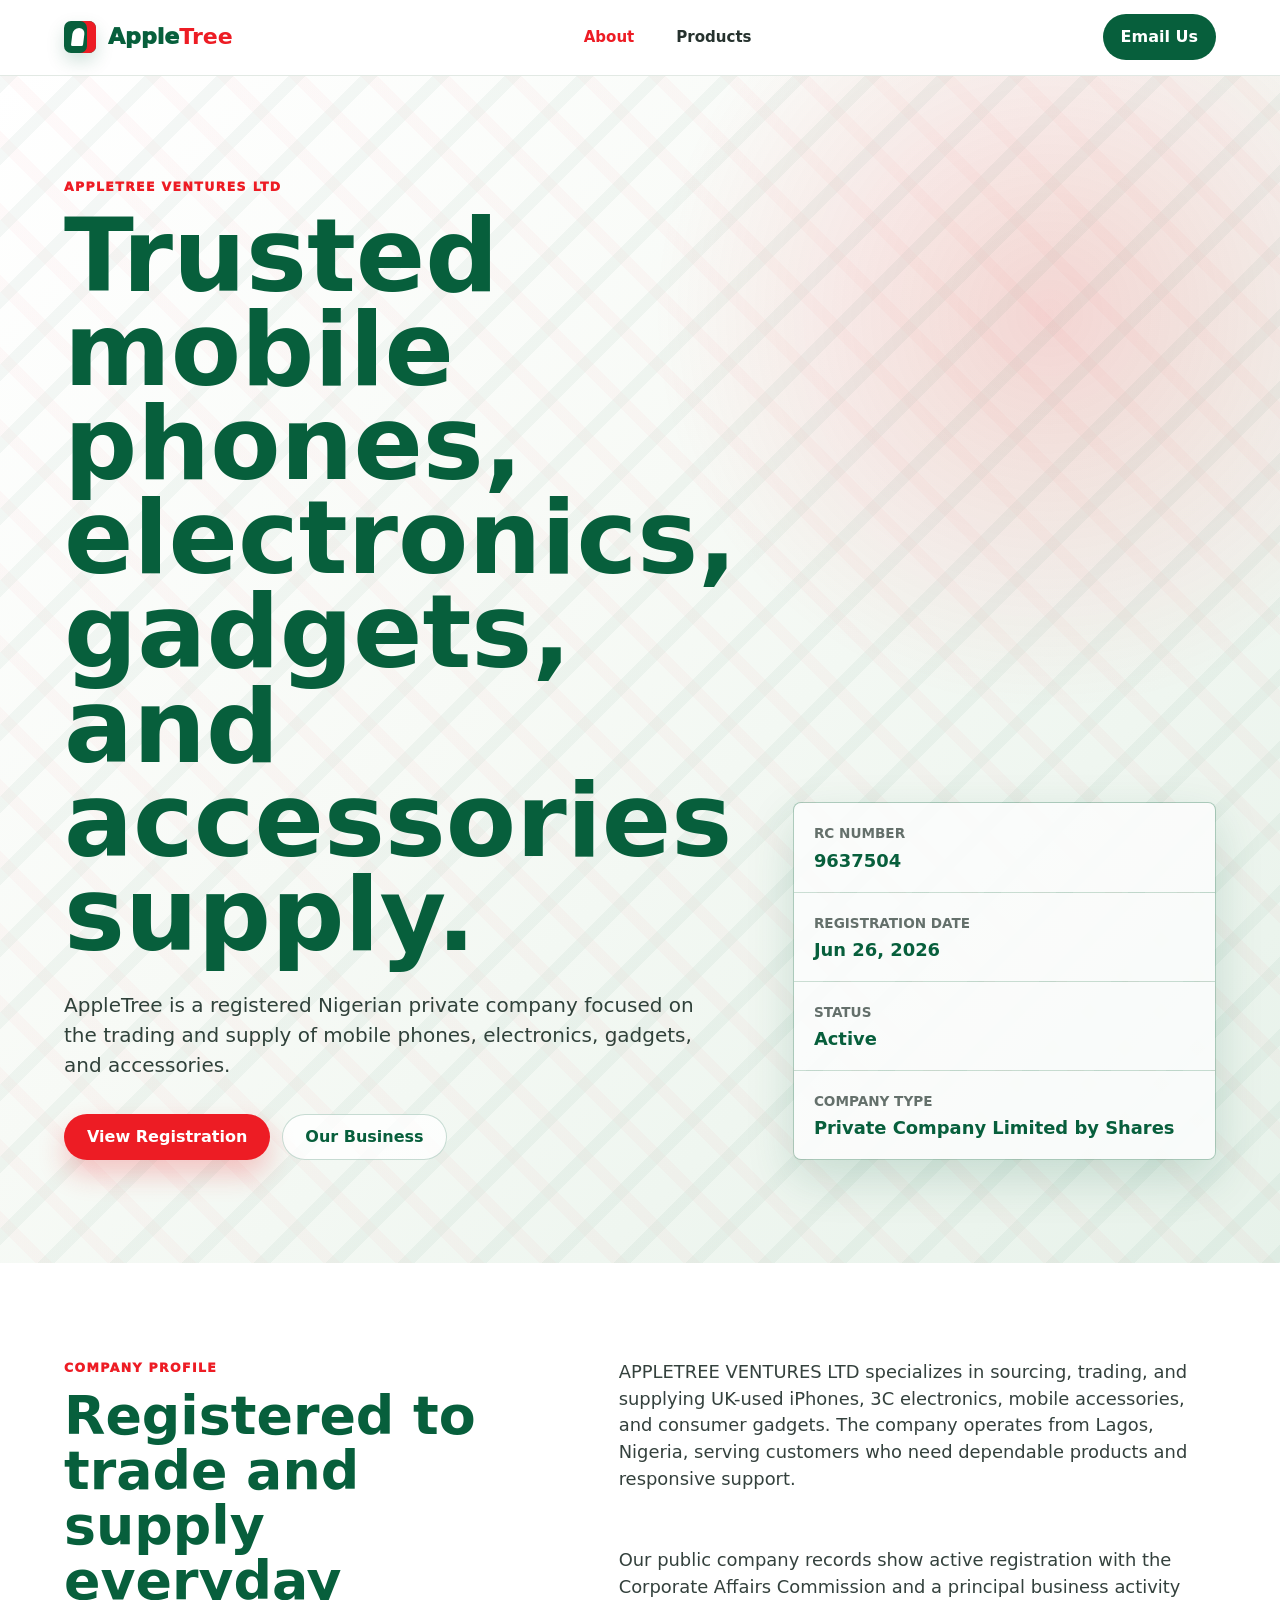
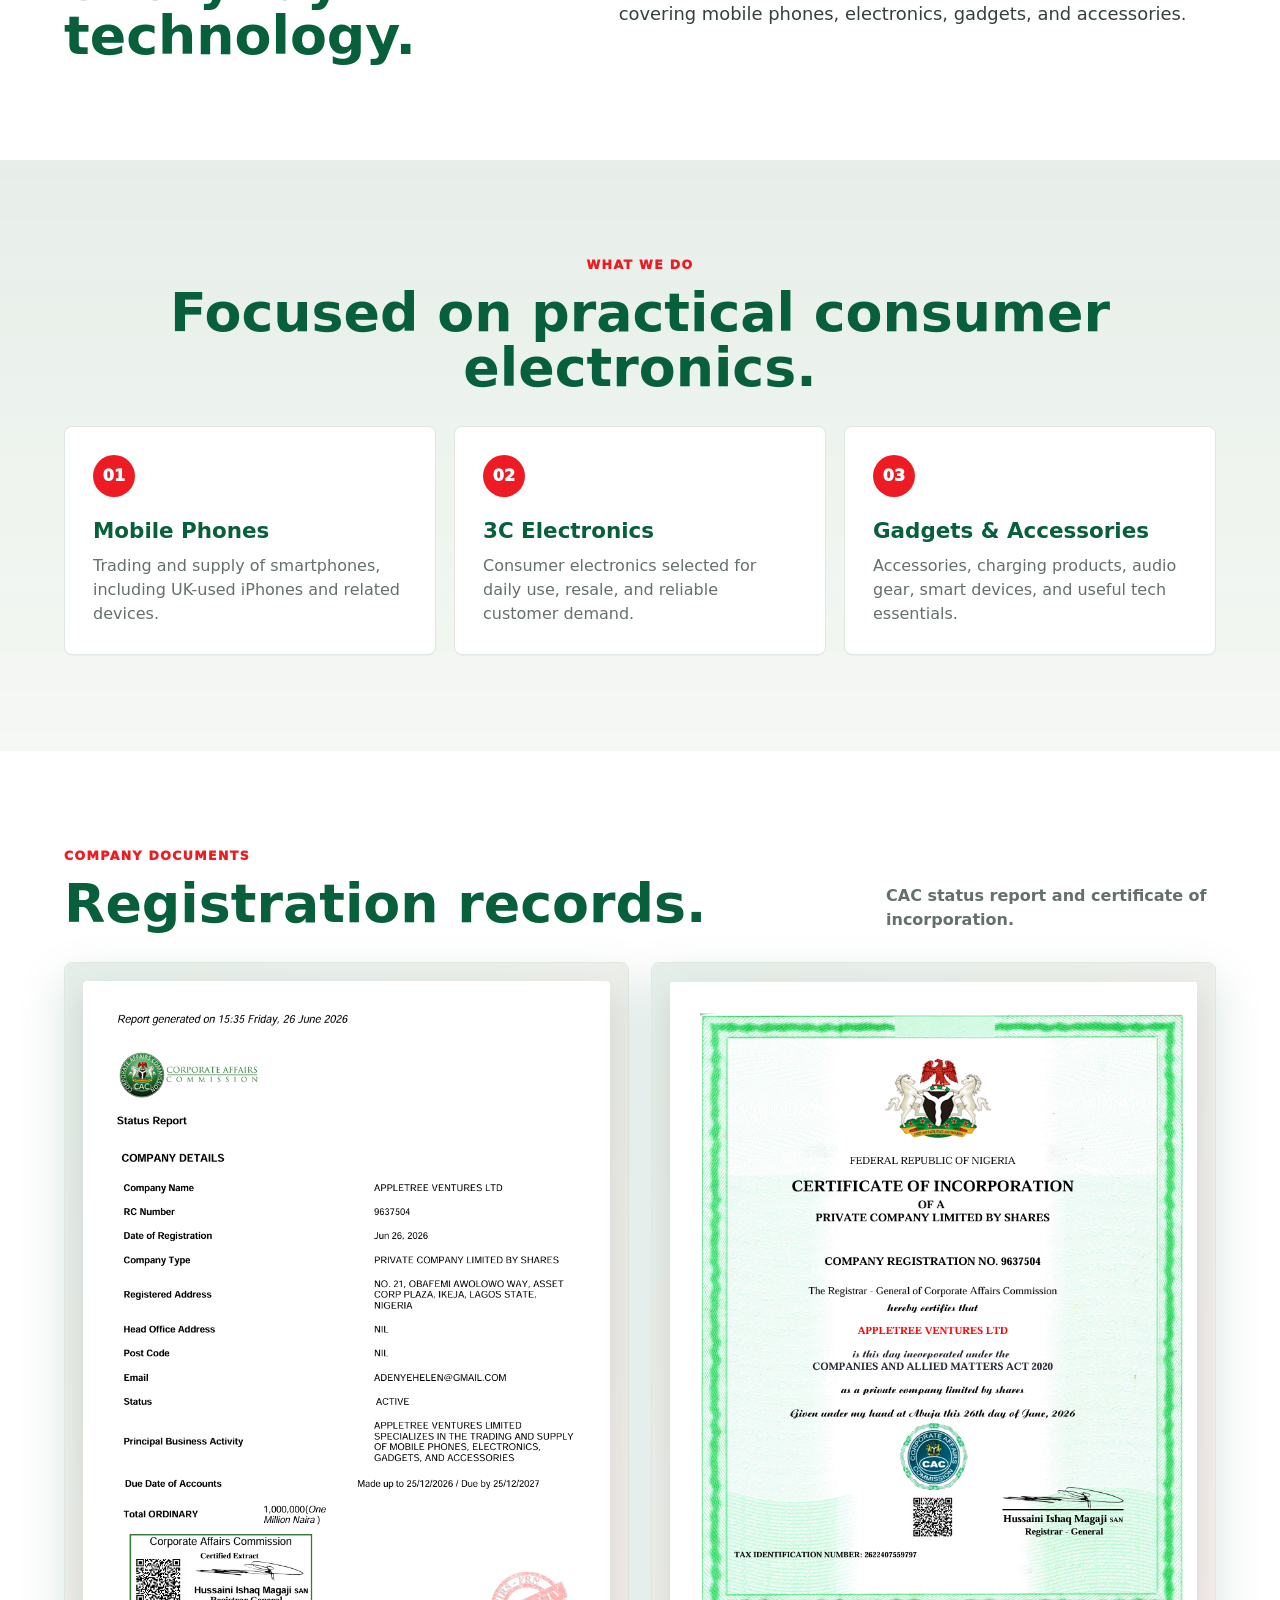
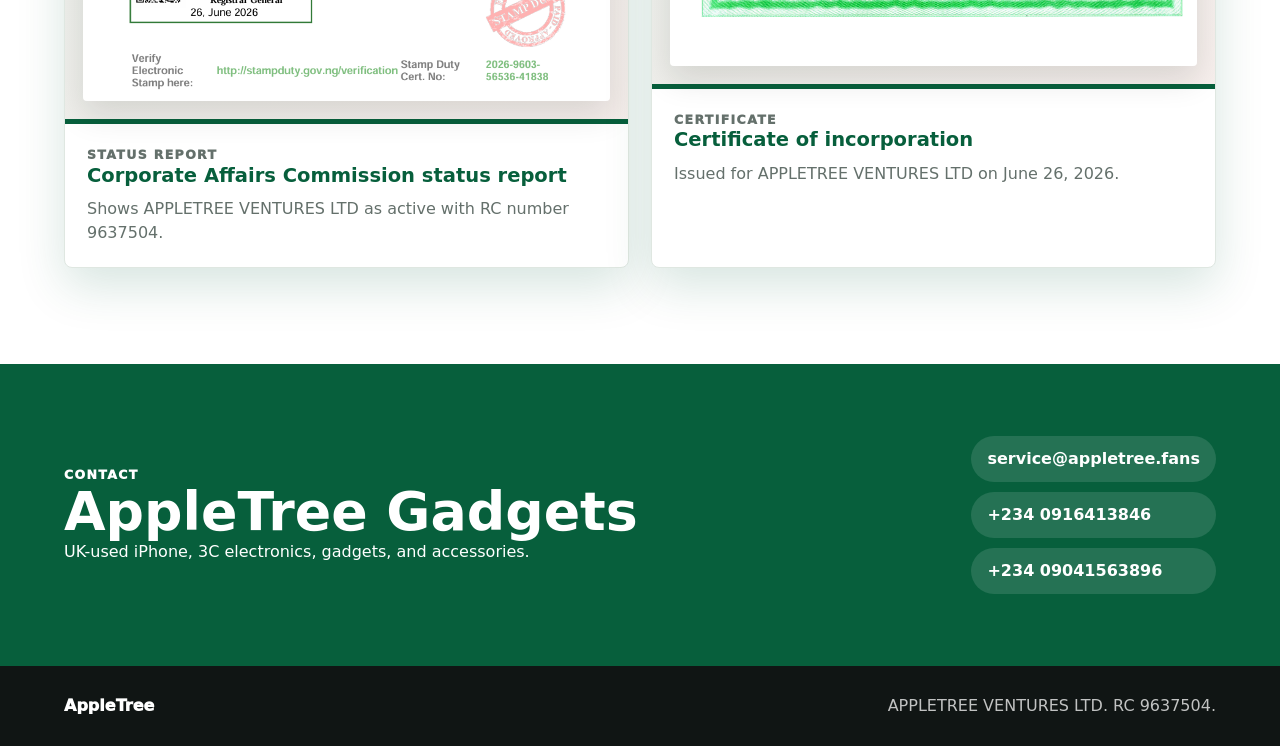
<file: index.html>
<!doctype html>
<html lang="en">
  <head>
    <meta charset="utf-8">
    <meta name="viewport" content="width=device-width, initial-scale=1">
    <title>AppleTree - Company Profile</title>
    <meta name="description" content="AppleTree Ventures Ltd company profile, registration details, and electronics trading services.">
    <link rel="stylesheet" href="styles.css">
  </head>
  <body>
    <header class="site-header">
      <a class="brand" href="index.html" aria-label="AppleTree home">
        <span class="brand-mark" aria-hidden="true"></span>
        <span class="brand-word"><span>Apple</span><strong>Tree</strong></span>
      </a>
      <nav class="main-nav" aria-label="Main navigation">
        <a class="active" href="index.html">About</a>
        <a href="products.html">Products</a>
      </nav>
      <a class="header-cta" href="mailto:service@appletree.fans">Email Us</a>
    </header>

    <main>
      <section class="hero" id="about">
        <div class="hero-copy">
          <p class="eyebrow">AppleTree Ventures Ltd</p>
          <h1>Trusted mobile phones, electronics, gadgets, and accessories supply.</h1>
          <p>
            AppleTree is a registered Nigerian private company focused on the trading
            and supply of mobile phones, electronics, gadgets, and accessories.
          </p>
          <div class="hero-actions">
            <a class="primary-link" href="#documents">View Registration</a>
            <a class="secondary-link" href="#services">Our Business</a>
          </div>
        </div>

        <aside class="hero-panel" aria-label="Company quick facts">
          <div>
            <span>RC Number</span>
            <strong>9637504</strong>
          </div>
          <div>
            <span>Registration Date</span>
            <strong>Jun 26, 2026</strong>
          </div>
          <div>
            <span>Status</span>
            <strong>Active</strong>
          </div>
          <div>
            <span>Company Type</span>
            <strong>Private Company Limited by Shares</strong>
          </div>
        </aside>
      </section>

      <section class="section intro-section">
        <div class="intro-grid">
          <div class="section-heading">
            <p class="eyebrow">Company profile</p>
            <h2>Registered to trade and supply everyday technology.</h2>
          </div>
          <div class="intro-copy">
            <p>
              APPLETREE VENTURES LTD specializes in sourcing, trading, and supplying
              UK-used iPhones, 3C electronics, mobile accessories, and consumer gadgets.
              The company operates from Lagos, Nigeria, serving customers who need
              dependable products and responsive support.
            </p>
            <p>
              Our public company records show active registration with the Corporate
              Affairs Commission and a principal business activity covering mobile
              phones, electronics, gadgets, and accessories.
            </p>
          </div>
        </div>
      </section>

      <section class="section services-section" id="services">
        <div class="section-heading centered">
          <p class="eyebrow">What we do</p>
          <h2>Focused on practical consumer electronics.</h2>
        </div>
        <div class="service-grid">
          <article class="service-card">
            <span class="service-number">01</span>
            <h3>Mobile Phones</h3>
            <p>Trading and supply of smartphones, including UK-used iPhones and related devices.</p>
          </article>
          <article class="service-card">
            <span class="service-number">02</span>
            <h3>3C Electronics</h3>
            <p>Consumer electronics selected for daily use, resale, and reliable customer demand.</p>
          </article>
          <article class="service-card">
            <span class="service-number">03</span>
            <h3>Gadgets & Accessories</h3>
            <p>Accessories, charging products, audio gear, smart devices, and useful tech essentials.</p>
          </article>
        </div>
      </section>

      <section class="section documents-section" id="documents">
        <div class="section-heading split">
          <div>
            <p class="eyebrow">Company documents</p>
            <h2>Registration records.</h2>
          </div>
          <p class="document-note">CAC status report and certificate of incorporation.</p>
        </div>

        <div class="document-grid">
          <article class="document-card">
            <div class="document-image">
              <img src="assets/cac-status-report.png" alt="AppleTree Ventures Ltd CAC status report">
            </div>
            <div class="document-copy">
              <p class="eyebrow">Status report</p>
              <h3>Corporate Affairs Commission status report</h3>
              <p>Shows APPLETREE VENTURES LTD as active with RC number 9637504.</p>
            </div>
          </article>

          <article class="document-card">
            <div class="document-image">
              <img src="assets/certificate-incorporation.png" alt="AppleTree Ventures Ltd certificate of incorporation">
            </div>
            <div class="document-copy">
              <p class="eyebrow">Certificate</p>
              <h3>Certificate of incorporation</h3>
              <p>Issued for APPLETREE VENTURES LTD on June 26, 2026.</p>
            </div>
          </article>
        </div>
      </section>

      <section class="contact-band" id="contact">
        <div>
          <p class="eyebrow">Contact</p>
          <h2>AppleTree Gadgets</h2>
          <p>UK-used iPhone, 3C electronics, gadgets, and accessories.</p>
        </div>
        <div class="contact-list">
          <a href="mailto:service@appletree.fans">service@appletree.fans</a>
          <a href="tel:+2340916413846">+234 0916413846</a>
          <a href="tel:+23409041563896">+234 09041563896</a>
        </div>
      </section>
    </main>

    <footer class="site-footer">
      <span>AppleTree</span>
      <p>APPLETREE VENTURES LTD. RC 9637504.</p>
    </footer>

    <script src="script.js"></script>
  </body>
</html>
</file>
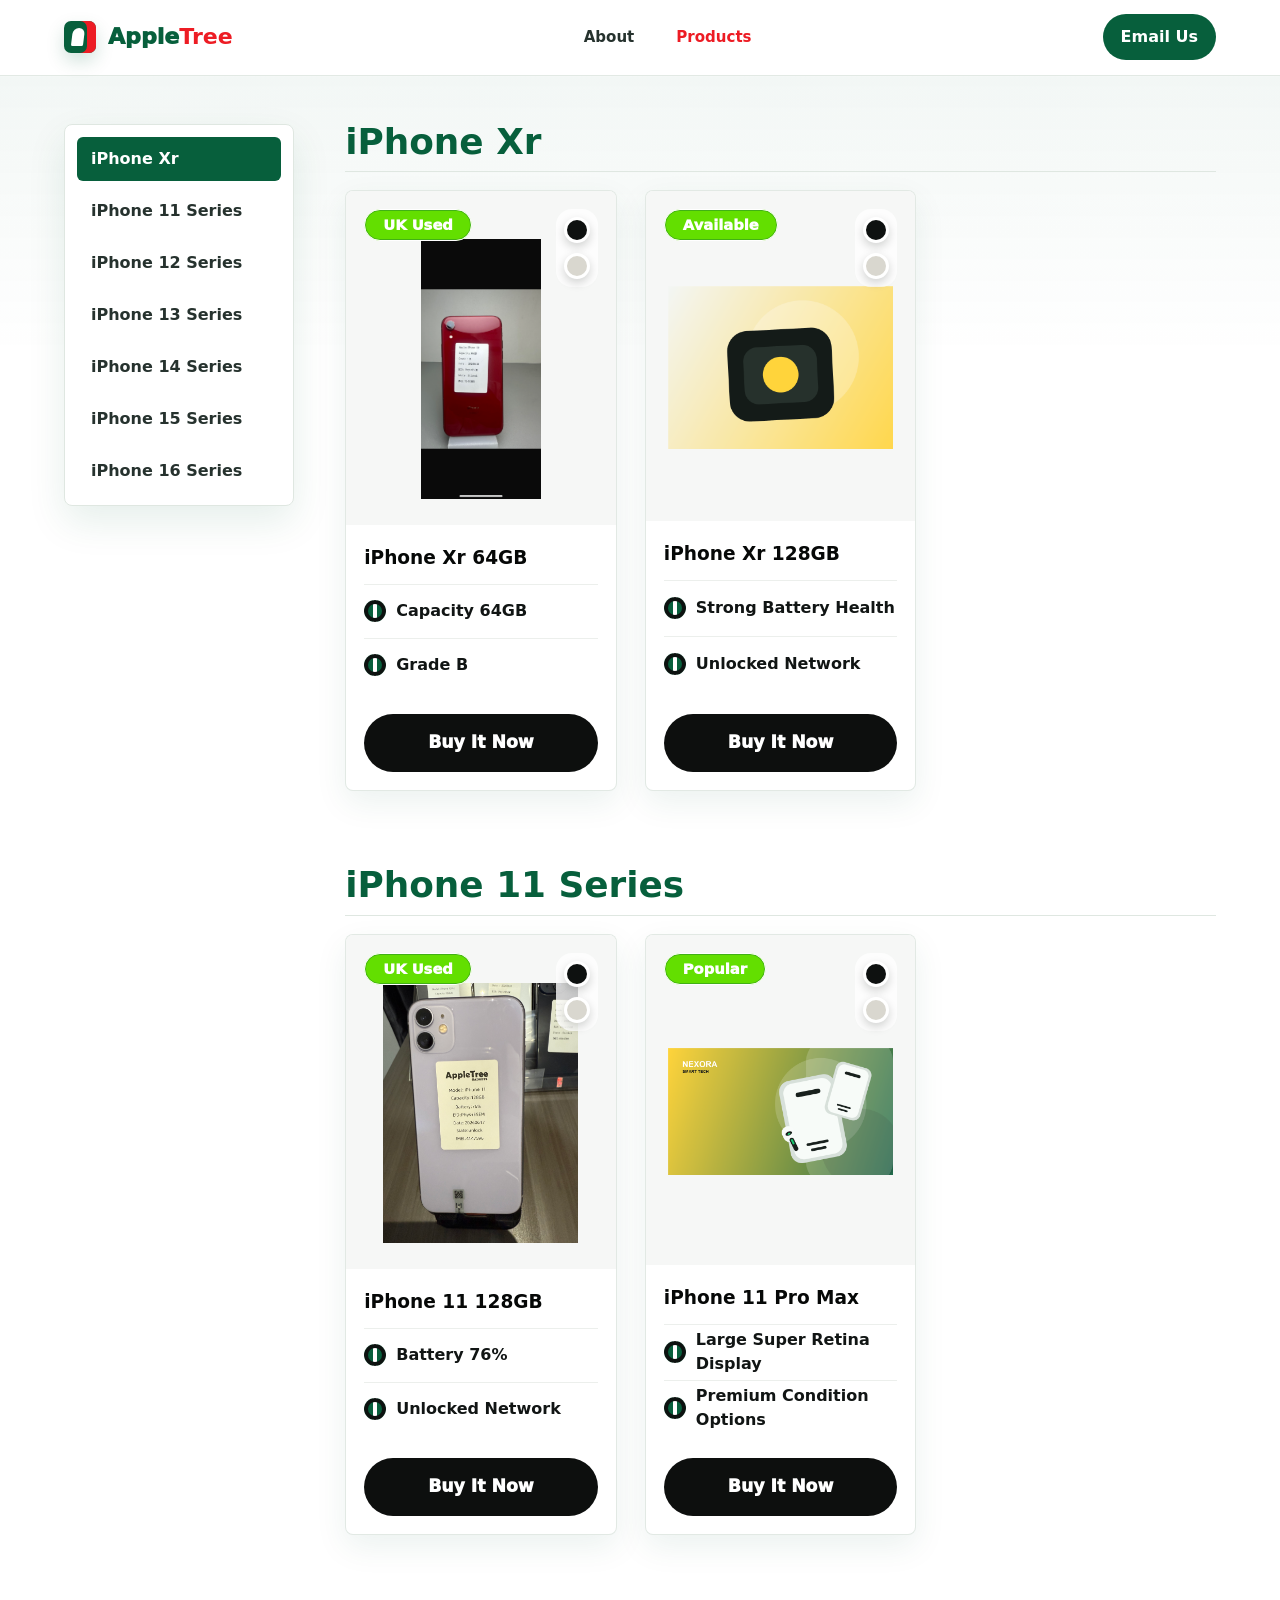
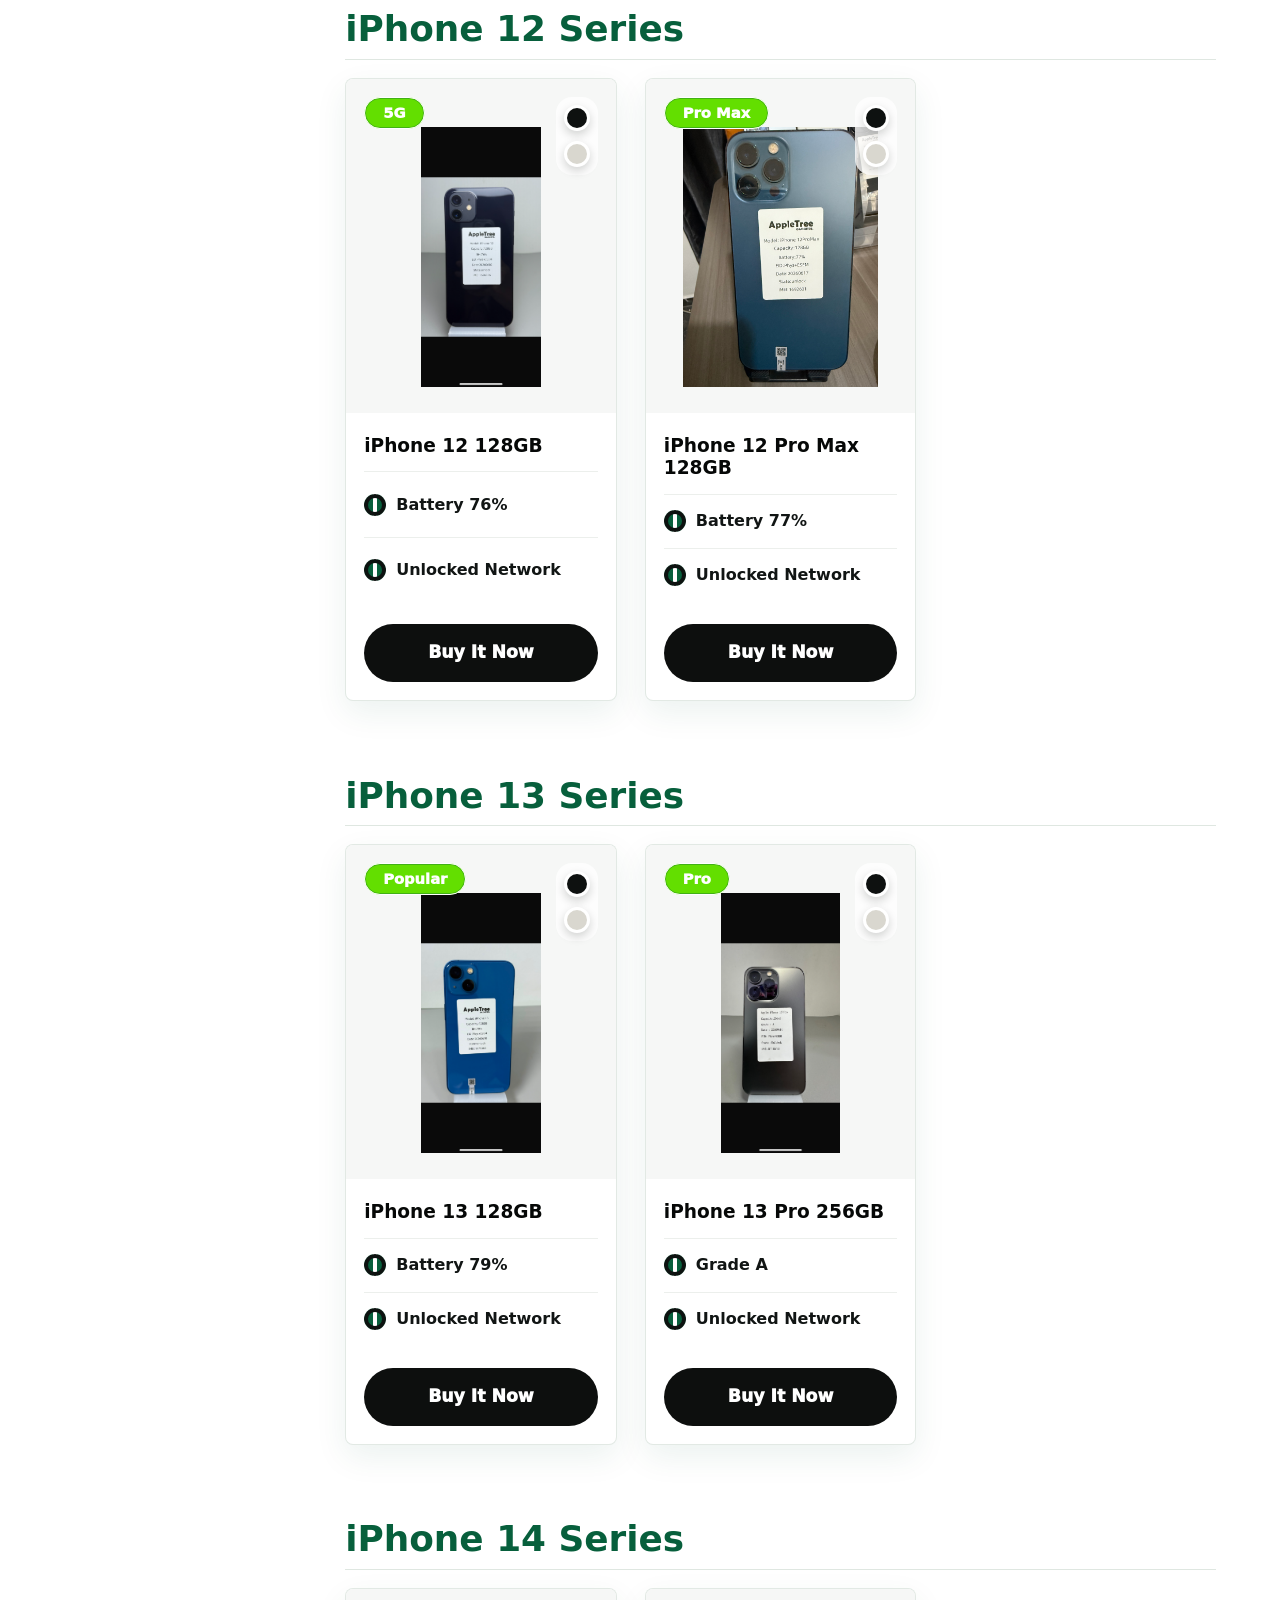
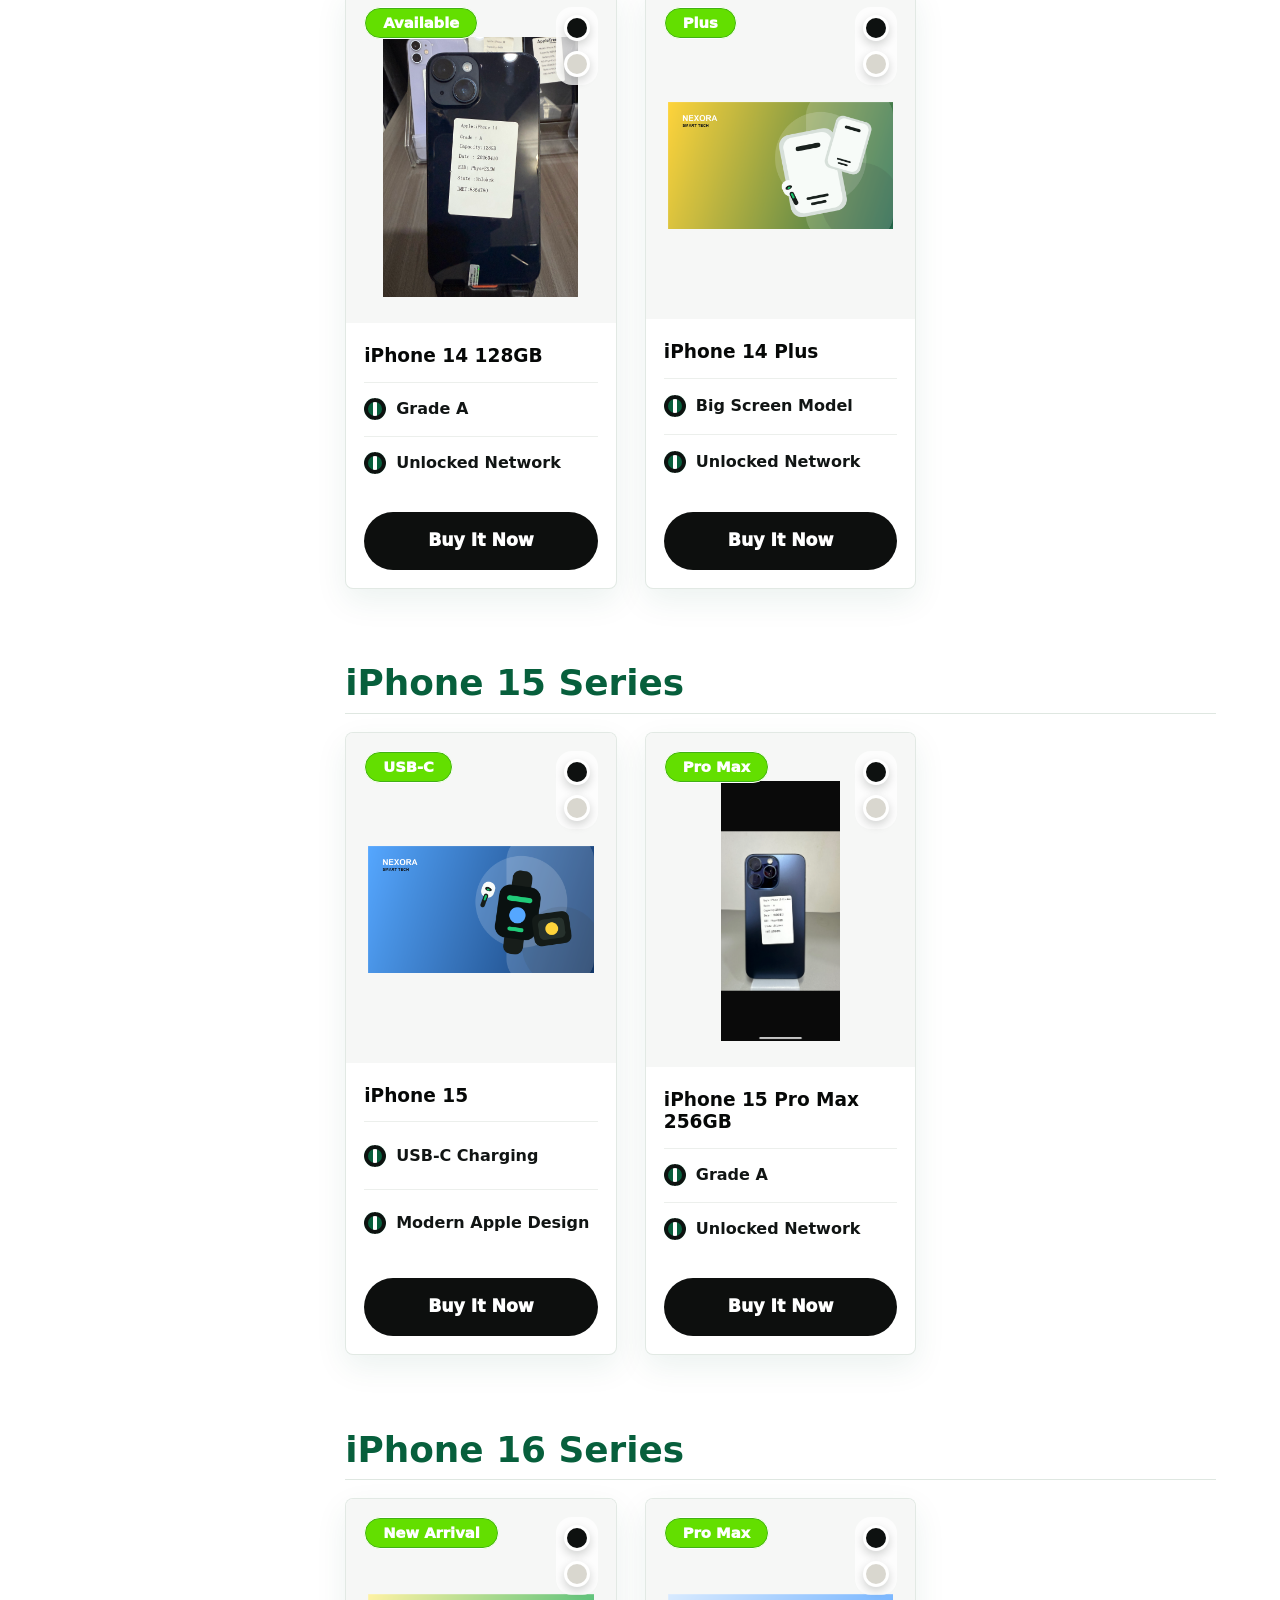
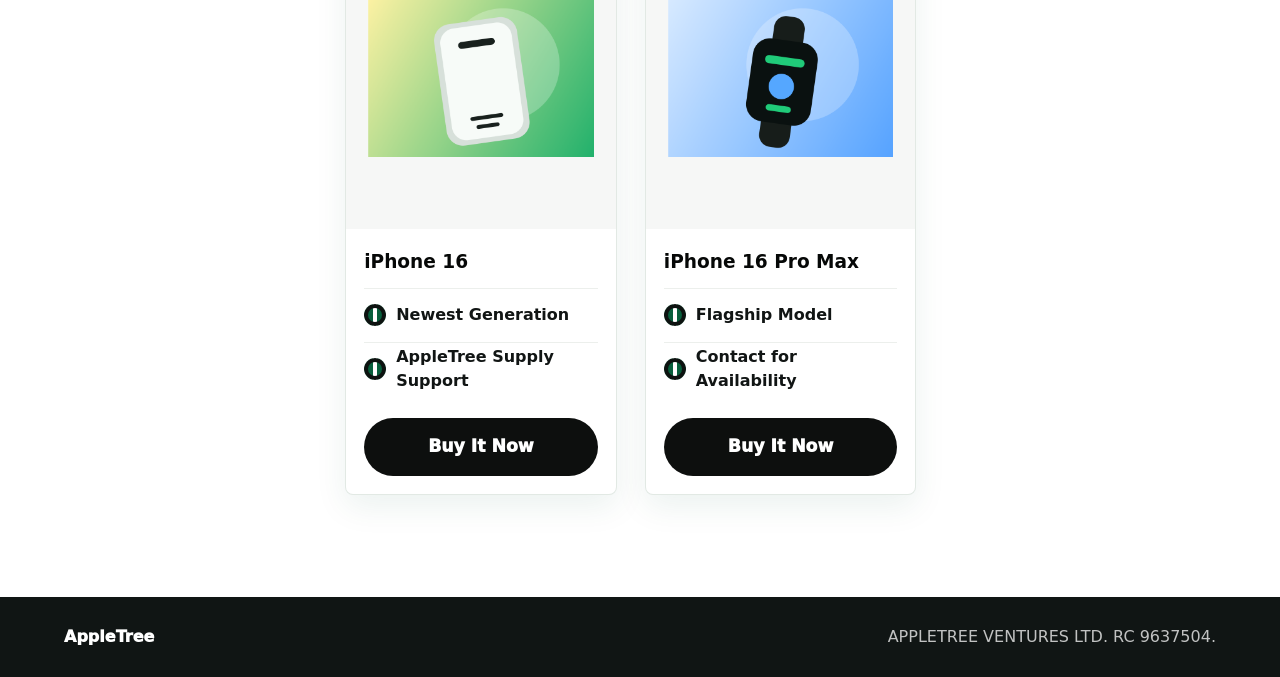
<file: products.html>
<!doctype html>
<html lang="en">
  <head>
    <meta charset="utf-8">
    <meta name="viewport" content="width=device-width, initial-scale=1">
    <title>Products - AppleTree</title>
    <meta name="description" content="AppleTree product categories including UK-used iPhone series.">
    <link rel="stylesheet" href="styles.css">
  </head>
  <body>
    <header class="site-header">
      <a class="brand" href="index.html" aria-label="AppleTree home">
        <span class="brand-mark" aria-hidden="true"></span>
        <span class="brand-word"><span>Apple</span><strong>Tree</strong></span>
      </a>
      <nav class="main-nav" aria-label="Main navigation">
        <a href="index.html">About</a>
        <a class="active" href="products.html">Products</a>
      </nav>
      <a class="header-cta" href="mailto:service@appletree.fans">Email Us</a>
    </header>

    <main class="products-page">
      <section class="product-shell" aria-label="Product categories">
        <aside class="product-sidebar" aria-label="Product navigation">
          <a href="#iphone-xr">iPhone Xr</a>
          <a href="#iphone-11">iPhone 11 Series</a>
          <a href="#iphone-12">iPhone 12 Series</a>
          <a href="#iphone-13">iPhone 13 Series</a>
          <a href="#iphone-14">iPhone 14 Series</a>
          <a href="#iphone-15">iPhone 15 Series</a>
          <a href="#iphone-16">iPhone 16 Series</a>
        </aside>

        <div class="product-content">
          <section class="product-category" id="iphone-xr">
            <div class="category-heading">
              <h2>iPhone Xr</h2>
            </div>
            <div class="shop-grid">
              <article class="shop-card">
                <div class="shop-media">
                  <span class="product-badge">UK Used</span>
                  <img src="assets/iphone-xr-64gb-red.png" alt="AppleTree iPhone Xr 64GB red">
                  <div class="color-stack" aria-hidden="true">
                    <span></span>
                    <span></span>
                  </div>
                </div>
                <h3>iPhone Xr 64GB</h3>
                <ul class="feature-list">
                  <li>Capacity 64GB</li>
                  <li>Grade B</li>
                </ul>
                <a class="buy-button" href="https://wa.me/2349164913846?text=Hello%20AppleTree%2C%20I%20want%20to%20buy%20iPhone%20Xr%2064GB." target="_blank" rel="noopener">Buy It Now</a>
              </article>
              <article class="shop-card">
                <div class="shop-media">
                  <span class="product-badge">Available</span>
                  <img src="assets/category-home.png" alt="iPhone Xr 128GB">
                  <div class="color-stack" aria-hidden="true">
                    <span></span>
                    <span></span>
                  </div>
                </div>
                <h3>iPhone Xr 128GB</h3>
                <ul class="feature-list">
                  <li>Strong Battery Health</li>
                  <li>Unlocked Network</li>
                </ul>
                <a class="buy-button" href="https://wa.me/2349164913846?text=Hello%20AppleTree%2C%20I%20want%20to%20buy%20iPhone%20Xr%20128GB." target="_blank" rel="noopener">Buy It Now</a>
              </article>
            </div>
          </section>

          <section class="product-category" id="iphone-11">
            <div class="category-heading">
              <h2>iPhone 11 Series</h2>
            </div>
            <div class="shop-grid">
              <article class="shop-card">
                <div class="shop-media">
                  <span class="product-badge">UK Used</span>
                  <img src="assets/iphone-11-128gb.jpg" alt="AppleTree iPhone 11 128GB">
                  <div class="color-stack" aria-hidden="true">
                    <span></span>
                    <span></span>
                  </div>
                </div>
                <h3>iPhone 11 128GB</h3>
                <ul class="feature-list">
                  <li>Battery 76%</li>
                  <li>Unlocked Network</li>
                </ul>
                <a class="buy-button" href="https://wa.me/2349164913846?text=Hello%20AppleTree%2C%20I%20want%20to%20buy%20iPhone%2011%20128GB." target="_blank" rel="noopener">Buy It Now</a>
              </article>
              <article class="shop-card">
                <div class="shop-media">
                  <span class="product-badge">Popular</span>
                  <img src="assets/hero-2.png" alt="iPhone 11 Pro Max">
                  <div class="color-stack" aria-hidden="true">
                    <span></span>
                    <span></span>
                  </div>
                </div>
                <h3>iPhone 11 Pro Max</h3>
                <ul class="feature-list">
                  <li>Large Super Retina Display</li>
                  <li>Premium Condition Options</li>
                </ul>
                <a class="buy-button" href="https://wa.me/2349164913846?text=Hello%20AppleTree%2C%20I%20want%20to%20buy%20iPhone%2011%20Pro%20Max." target="_blank" rel="noopener">Buy It Now</a>
              </article>
            </div>
          </section>

          <section class="product-category" id="iphone-12">
            <div class="category-heading">
              <h2>iPhone 12 Series</h2>
            </div>
            <div class="shop-grid">
              <article class="shop-card">
                <div class="shop-media">
                  <span class="product-badge">5G</span>
                  <img src="assets/iphone-12-128gb-black.png" alt="AppleTree iPhone 12 128GB black">
                  <div class="color-stack" aria-hidden="true">
                    <span></span>
                    <span></span>
                  </div>
                </div>
                <h3>iPhone 12 128GB</h3>
                <ul class="feature-list">
                  <li>Battery 76%</li>
                  <li>Unlocked Network</li>
                </ul>
                <a class="buy-button" href="https://wa.me/2349164913846?text=Hello%20AppleTree%2C%20I%20want%20to%20buy%20iPhone%2012%20128GB." target="_blank" rel="noopener">Buy It Now</a>
              </article>
              <article class="shop-card">
                <div class="shop-media">
                  <span class="product-badge">Pro Max</span>
                  <img src="assets/iphone-12-pro-max-128gb.jpg" alt="AppleTree iPhone 12 Pro Max 128GB">
                  <div class="color-stack" aria-hidden="true">
                    <span></span>
                    <span></span>
                  </div>
                </div>
                <h3>iPhone 12 Pro Max 128GB</h3>
                <ul class="feature-list">
                  <li>Battery 77%</li>
                  <li>Unlocked Network</li>
                </ul>
                <a class="buy-button" href="https://wa.me/2349164913846?text=Hello%20AppleTree%2C%20I%20want%20to%20buy%20iPhone%2012%20Pro%20Max%20128GB." target="_blank" rel="noopener">Buy It Now</a>
              </article>
            </div>
          </section>

          <section class="product-category" id="iphone-13">
            <div class="category-heading">
              <h2>iPhone 13 Series</h2>
            </div>
            <div class="shop-grid">
              <article class="shop-card">
                <div class="shop-media">
                  <span class="product-badge">Popular</span>
                  <img src="assets/iphone-13-128gb-blue.png" alt="AppleTree iPhone 13 128GB blue">
                  <div class="color-stack" aria-hidden="true">
                    <span></span>
                    <span></span>
                  </div>
                </div>
                <h3>iPhone 13 128GB</h3>
                <ul class="feature-list">
                  <li>Battery 79%</li>
                  <li>Unlocked Network</li>
                </ul>
                <a class="buy-button" href="https://wa.me/2349164913846?text=Hello%20AppleTree%2C%20I%20want%20to%20buy%20iPhone%2013%20128GB." target="_blank" rel="noopener">Buy It Now</a>
              </article>
              <article class="shop-card">
                <div class="shop-media">
                  <span class="product-badge">Pro</span>
                  <img src="assets/iphone-13-pro-256gb.png" alt="AppleTree iPhone 13 Pro 256GB">
                  <div class="color-stack" aria-hidden="true">
                    <span></span>
                    <span></span>
                  </div>
                </div>
                <h3>iPhone 13 Pro 256GB</h3>
                <ul class="feature-list">
                  <li>Grade A</li>
                  <li>Unlocked Network</li>
                </ul>
                <a class="buy-button" href="https://wa.me/2349164913846?text=Hello%20AppleTree%2C%20I%20want%20to%20buy%20iPhone%2013%20Pro%20256GB." target="_blank" rel="noopener">Buy It Now</a>
              </article>
            </div>
          </section>

          <section class="product-category" id="iphone-14">
            <div class="category-heading">
              <h2>iPhone 14 Series</h2>
            </div>
            <div class="shop-grid">
              <article class="shop-card">
                <div class="shop-media">
                  <span class="product-badge">Available</span>
                  <img src="assets/iphone-14-128gb-black.jpg" alt="AppleTree iPhone 14 128GB black">
                  <div class="color-stack" aria-hidden="true">
                    <span></span>
                    <span></span>
                  </div>
                </div>
                <h3>iPhone 14 128GB</h3>
                <ul class="feature-list">
                  <li>Grade A</li>
                  <li>Unlocked Network</li>
                </ul>
                <a class="buy-button" href="https://wa.me/2349164913846?text=Hello%20AppleTree%2C%20I%20want%20to%20buy%20iPhone%2014%20128GB." target="_blank" rel="noopener">Buy It Now</a>
              </article>
              <article class="shop-card">
                <div class="shop-media">
                  <span class="product-badge">Plus</span>
                  <img src="assets/hero-2.png" alt="iPhone 14 Plus">
                  <div class="color-stack" aria-hidden="true">
                    <span></span>
                    <span></span>
                  </div>
                </div>
                <h3>iPhone 14 Plus</h3>
                <ul class="feature-list">
                  <li>Big Screen Model</li>
                  <li>Unlocked Network</li>
                </ul>
                <a class="buy-button" href="https://wa.me/2349164913846?text=Hello%20AppleTree%2C%20I%20want%20to%20buy%20iPhone%2014%20Plus." target="_blank" rel="noopener">Buy It Now</a>
              </article>
            </div>
          </section>

          <section class="product-category" id="iphone-15">
            <div class="category-heading">
              <h2>iPhone 15 Series</h2>
            </div>
            <div class="shop-grid">
              <article class="shop-card">
                <div class="shop-media">
                  <span class="product-badge">USB-C</span>
                  <img src="assets/hero-3.png" alt="iPhone 15">
                  <div class="color-stack" aria-hidden="true">
                    <span></span>
                    <span></span>
                  </div>
                </div>
                <h3>iPhone 15</h3>
                <ul class="feature-list">
                  <li>USB-C Charging</li>
                  <li>Modern Apple Design</li>
                </ul>
                <a class="buy-button" href="https://wa.me/2349164913846?text=Hello%20AppleTree%2C%20I%20want%20to%20buy%20iPhone%2015." target="_blank" rel="noopener">Buy It Now</a>
              </article>
              <article class="shop-card">
                <div class="shop-media">
                  <span class="product-badge">Pro Max</span>
                  <img src="assets/iphone-15-pro-max-256gb.png" alt="AppleTree iPhone 15 Pro Max 256GB">
                  <div class="color-stack" aria-hidden="true">
                    <span></span>
                    <span></span>
                  </div>
                </div>
                <h3>iPhone 15 Pro Max 256GB</h3>
                <ul class="feature-list">
                  <li>Grade A</li>
                  <li>Unlocked Network</li>
                </ul>
                <a class="buy-button" href="https://wa.me/2349164913846?text=Hello%20AppleTree%2C%20I%20want%20to%20buy%20iPhone%2015%20Pro%20Max%20256GB." target="_blank" rel="noopener">Buy It Now</a>
              </article>
            </div>
          </section>

          <section class="product-category" id="iphone-16">
            <div class="category-heading">
              <h2>iPhone 16 Series</h2>
            </div>
            <div class="shop-grid">
              <article class="shop-card">
                <div class="shop-media">
                  <span class="product-badge">New Arrival</span>
                  <img src="assets/category-power.png" alt="iPhone 16">
                  <div class="color-stack" aria-hidden="true">
                    <span></span>
                    <span></span>
                  </div>
                </div>
                <h3>iPhone 16</h3>
                <ul class="feature-list">
                  <li>Newest Generation</li>
                  <li>AppleTree Supply Support</li>
                </ul>
                <a class="buy-button" href="https://wa.me/2349164913846?text=Hello%20AppleTree%2C%20I%20want%20to%20buy%20iPhone%2016." target="_blank" rel="noopener">Buy It Now</a>
              </article>
              <article class="shop-card">
                <div class="shop-media">
                  <span class="product-badge">Pro Max</span>
                  <img src="assets/category-wearables.png" alt="iPhone 16 Pro Max">
                  <div class="color-stack" aria-hidden="true">
                    <span></span>
                    <span></span>
                  </div>
                </div>
                <h3>iPhone 16 Pro Max</h3>
                <ul class="feature-list">
                  <li>Flagship Model</li>
                  <li>Contact for Availability</li>
                </ul>
                <a class="buy-button" href="https://wa.me/2349164913846?text=Hello%20AppleTree%2C%20I%20want%20to%20buy%20iPhone%2016%20Pro%20Max." target="_blank" rel="noopener">Buy It Now</a>
              </article>
            </div>
          </section>
        </div>
      </section>
    </main>

    <footer class="site-footer">
      <span>AppleTree</span>
      <p>APPLETREE VENTURES LTD. RC 9637504.</p>
    </footer>

    <script src="script.js"></script>
  </body>
</html>
</file>
<file: styles.css>
:root {
  color-scheme: light;
  --green: #075f3c;
  --green-2: #0a7a4b;
  --red: #ed1c24;
  --red-dark: #b81019;
  --text: #111514;
  --muted: #64706b;
  --paper: #ffffff;
  --soft: #f5f8f4;
  --line: #dfe7e1;
  --shadow: 0 18px 48px rgba(7, 95, 60, 0.16);
  --radius: 8px;
}

* {
  box-sizing: border-box;
}

html {
  scroll-behavior: smooth;
}

body {
  margin: 0;
  background: var(--paper);
  color: var(--text);
  font-family: Inter, ui-sans-serif, system-ui, -apple-system, BlinkMacSystemFont, "Segoe UI", sans-serif;
  line-height: 1.5;
  overflow-x: hidden;
}

img {
  display: block;
  max-width: 100%;
}

a {
  color: inherit;
  text-decoration: none;
}

.site-header {
  position: sticky;
  top: 0;
  z-index: 20;
  display: grid;
  grid-template-columns: auto 1fr auto;
  align-items: center;
  gap: 24px;
  min-height: 74px;
  padding: 0 clamp(18px, 5vw, 68px);
  border-bottom: 1px solid rgba(223, 231, 225, 0.9);
  background: rgba(255, 255, 255, 0.92);
  backdrop-filter: blur(14px);
}

.brand {
  display: inline-flex;
  align-items: center;
  gap: 12px;
  min-width: 0;
}

.brand-mark {
  position: relative;
  width: 32px;
  height: 32px;
  border-radius: 7px;
  background: var(--green);
  box-shadow: inset -9px 0 0 var(--red), 0 8px 18px rgba(7, 95, 60, 0.18);
}

.brand-mark::before {
  position: absolute;
  left: 8px;
  top: 7px;
  width: 12px;
  height: 18px;
  border-radius: 8px 8px 2px 2px;
  background: white;
  content: "";
  transform: skew(-7deg);
}

.brand-word {
  font-size: 1.38rem;
  font-weight: 950;
  letter-spacing: 0;
  line-height: 1;
}

.brand-word span {
  color: var(--green);
}

.brand-word strong {
  color: var(--red);
}

.main-nav {
  display: flex;
  justify-content: center;
  gap: clamp(16px, 4vw, 42px);
  color: #26322e;
  font-size: 0.94rem;
  font-weight: 800;
}

.main-nav a {
  padding: 26px 0;
}

.main-nav a.active {
  color: var(--red);
}

.main-nav a:hover {
  color: var(--red);
}

.header-cta,
.primary-link,
.secondary-link {
  display: inline-flex;
  align-items: center;
  justify-content: center;
  min-height: 46px;
  border-radius: 999px;
  font-weight: 900;
}

.header-cta {
  padding: 0 18px;
  background: var(--green);
  color: white;
  white-space: nowrap;
}

.hero {
  position: relative;
  display: grid;
  grid-template-columns: minmax(0, 1.1fr) minmax(320px, 0.7fr);
  align-items: end;
  gap: clamp(24px, 5vw, 68px);
  min-height: calc(100svh - 74px);
  padding: clamp(56px, 8vw, 108px) clamp(18px, 5vw, 68px);
  overflow: hidden;
  background:
    radial-gradient(circle at 82% 20%, rgba(237, 28, 36, 0.16), transparent 28%),
    linear-gradient(135deg, #ffffff 0%, #f7faf6 44%, #e7f2ea 100%);
}

.hero::before {
  position: absolute;
  inset: 0;
  content: "";
  opacity: 0.32;
  background-image:
    linear-gradient(135deg, rgba(7, 95, 60, 0.12) 12%, transparent 12% 50%, rgba(7, 95, 60, 0.12) 50% 62%, transparent 62%),
    linear-gradient(45deg, rgba(237, 28, 36, 0.08) 12%, transparent 12% 50%, rgba(237, 28, 36, 0.08) 50% 62%, transparent 62%);
  background-size: 72px 72px;
  pointer-events: none;
}

.hero-copy,
.hero-panel {
  position: relative;
  z-index: 1;
}

.hero-copy {
  max-width: 820px;
}

.eyebrow {
  margin: 0 0 12px;
  color: var(--red);
  font-size: 0.78rem;
  font-weight: 950;
  letter-spacing: 0.11em;
  text-transform: uppercase;
}

.hero h1 {
  margin: 0;
  max-width: 11ch;
  color: var(--green);
  font-size: clamp(3rem, 8vw, 7.6rem);
  line-height: 0.92;
  letter-spacing: 0;
}

.hero-copy > p:not(.eyebrow) {
  max-width: 640px;
  margin: 28px 0 34px;
  color: #30413a;
  font-size: clamp(1rem, 1.7vw, 1.25rem);
}

.hero-actions {
  display: flex;
  flex-wrap: wrap;
  gap: 12px;
}

.primary-link {
  padding: 0 23px;
  background: var(--red);
  color: white;
  box-shadow: 0 14px 28px rgba(237, 28, 36, 0.24);
}

.secondary-link {
  padding: 0 22px;
  border: 1px solid rgba(7, 95, 60, 0.22);
  background: rgba(255, 255, 255, 0.78);
  color: var(--green);
}

.hero-panel {
  display: grid;
  gap: 1px;
  overflow: hidden;
  border: 1px solid rgba(7, 95, 60, 0.16);
  border-radius: var(--radius);
  background: rgba(7, 95, 60, 0.16);
  box-shadow: var(--shadow);
}

.hero-panel div {
  display: grid;
  gap: 6px;
  padding: 20px;
  background: rgba(255, 255, 255, 0.9);
}

.hero-panel span {
  color: var(--muted);
  font-size: 0.85rem;
  font-weight: 800;
  text-transform: uppercase;
}

.hero-panel strong {
  color: var(--green);
  font-size: 1.12rem;
  line-height: 1.22;
}

.section {
  padding: clamp(54px, 9vw, 96px) clamp(18px, 5vw, 68px);
}

.section-heading {
  max-width: 1180px;
}

.section-heading.centered {
  margin: 0 auto 30px;
  text-align: center;
}

.section-heading.split {
  display: flex;
  align-items: end;
  justify-content: space-between;
  gap: 20px;
  max-width: 1180px;
  margin: 0 auto 30px;
}

.section-heading h2,
.contact-band h2 {
  margin: 0;
  color: var(--green);
  font-size: clamp(2rem, 4.2vw, 4.15rem);
  line-height: 1.02;
  letter-spacing: 0;
}

.intro-section {
  background: #ffffff;
}

.intro-grid {
  display: grid;
  grid-template-columns: minmax(0, 0.8fr) minmax(0, 1fr);
  gap: clamp(24px, 6vw, 80px);
  max-width: 1180px;
  margin: 0 auto;
}

.intro-copy {
  display: grid;
  gap: 18px;
  color: #34413d;
  font-size: clamp(1rem, 1.4vw, 1.14rem);
}

.intro-copy p {
  margin: 0;
}

.services-section {
  background:
    linear-gradient(180deg, rgba(7, 95, 60, 0.06), rgba(7, 95, 60, 0)),
    var(--soft);
}

.service-grid {
  display: grid;
  grid-template-columns: repeat(3, minmax(0, 1fr));
  gap: 18px;
  max-width: 1180px;
  margin: 0 auto;
}

.service-card {
  min-width: 0;
  padding: 28px;
  border: 1px solid var(--line);
  border-radius: var(--radius);
  background: #ffffff;
  box-shadow: 0 1px 0 rgba(7, 95, 60, 0.04);
}

.service-number {
  display: inline-flex;
  align-items: center;
  justify-content: center;
  width: 42px;
  height: 42px;
  border-radius: 50%;
  background: var(--red);
  color: #ffffff;
  font-weight: 950;
}

.service-card h3 {
  margin: 22px 0 10px;
  color: var(--green);
  font-size: 1.34rem;
  line-height: 1.15;
}

.service-card p,
.document-card p,
.document-note,
.contact-band p {
  margin: 0;
  color: var(--muted);
}

.documents-section {
  background: #ffffff;
}

.document-note {
  max-width: 330px;
  font-weight: 700;
}

.document-grid {
  display: grid;
  grid-template-columns: repeat(2, minmax(0, 1fr));
  gap: 22px;
  max-width: 1180px;
  margin: 0 auto;
}

.document-card {
  overflow: hidden;
  border: 1px solid var(--line);
  border-radius: var(--radius);
  background: #ffffff;
  box-shadow: var(--shadow);
}

.document-image {
  display: grid;
  place-items: center;
  min-height: 520px;
  padding: 18px;
  background:
    linear-gradient(135deg, rgba(7, 95, 60, 0.08), rgba(237, 28, 36, 0.05)),
    #f7faf7;
}

.document-image img {
  width: 100%;
  max-height: 720px;
  object-fit: contain;
  border-radius: 4px;
  box-shadow: 0 14px 32px rgba(16, 21, 18, 0.12);
}

.document-copy {
  padding: 22px;
  border-top: 5px solid var(--green);
}

.document-copy h3 {
  margin: 0 0 10px;
  color: var(--green);
  font-size: 1.22rem;
  line-height: 1.15;
}

.contact-band {
  display: grid;
  grid-template-columns: minmax(0, 1fr) auto;
  align-items: center;
  gap: 28px;
  padding: clamp(42px, 7vw, 72px) clamp(18px, 5vw, 68px);
  background: var(--green);
  color: white;
}

.contact-band .eyebrow,
.contact-band h2,
.contact-band p {
  color: white;
}

.contact-list {
  display: grid;
  gap: 10px;
  min-width: min(360px, 100%);
}

.contact-list a {
  display: flex;
  align-items: center;
  min-height: 46px;
  padding: 0 16px;
  border-radius: 999px;
  background: rgba(255, 255, 255, 0.12);
  color: white;
  font-weight: 850;
}

.contact-list a:hover {
  background: var(--red);
}

.site-footer {
  display: flex;
  align-items: center;
  justify-content: space-between;
  gap: 16px;
  padding: 28px clamp(18px, 5vw, 68px);
  background: #101514;
  color: rgba(255, 255, 255, 0.74);
}

.site-footer span {
  color: #ffffff;
  font-weight: 950;
}

.site-footer p {
  margin: 0;
}

.products-page {
  background:
    linear-gradient(180deg, rgba(7, 95, 60, 0.05), rgba(7, 95, 60, 0) 280px),
    #ffffff;
}

.product-shell {
  display: grid;
  grid-template-columns: 230px minmax(0, 1fr);
  gap: clamp(24px, 4vw, 52px);
  min-width: 0;
  padding: clamp(24px, 4vw, 48px) clamp(18px, 5vw, 68px) clamp(58px, 8vw, 102px);
}

.product-sidebar {
  position: sticky;
  top: 96px;
  align-self: start;
  display: grid;
  gap: 8px;
  padding: 12px;
  border: 1px solid var(--line);
  border-radius: var(--radius);
  background: #ffffff;
  box-shadow: 0 16px 38px rgba(7, 95, 60, 0.1);
}

.product-sidebar a {
  display: flex;
  align-items: center;
  min-height: 44px;
  padding: 0 14px;
  border-radius: 6px;
  color: #26322e;
  font-weight: 850;
}

.product-sidebar a:first-child,
.product-sidebar a:hover {
  background: var(--green);
  color: #ffffff;
}

.product-content {
  display: grid;
  gap: clamp(44px, 6vw, 78px);
  min-width: 0;
}

.product-category {
  scroll-margin-top: 92px;
}

.category-heading {
  margin-bottom: 18px;
  padding-bottom: 12px;
  border-bottom: 1px solid var(--line);
}

.category-heading h2 {
  margin: 0;
  color: var(--green);
  font-size: clamp(1.7rem, 2.8vw, 2.7rem);
  line-height: 1;
  letter-spacing: 0;
}

.shop-grid {
  display: grid;
  grid-template-columns: repeat(3, minmax(240px, 1fr));
  gap: clamp(18px, 2.2vw, 28px);
  min-width: 0;
}

.shop-card {
  display: grid;
  grid-template-rows: auto auto 1fr auto;
  min-width: 0;
  max-width: 100%;
  overflow: hidden;
  border: 1px solid rgba(223, 231, 225, 0.9);
  border-radius: 8px;
  background: #ffffff;
  box-shadow: 0 12px 32px rgba(7, 95, 60, 0.08);
}

.shop-media {
  position: relative;
  display: grid;
  place-items: center;
  min-height: 330px;
  padding: 48px 22px 26px;
  background: #f6f7f6;
}

.shop-media img {
  width: 100%;
  max-height: 260px;
  object-fit: contain;
}

.product-badge {
  position: absolute;
  left: 18px;
  top: 18px;
  display: inline-flex;
  align-items: center;
  min-height: 32px;
  padding: 0 18px;
  border: 1px solid #ffffff;
  border-radius: 999px;
  background: #63df00;
  color: #ffffff;
  font-size: 0.92rem;
  font-weight: 950;
  box-shadow: inset 0 0 0 1px rgba(7, 95, 60, 0.36);
}

.color-stack {
  position: absolute;
  right: 18px;
  top: 18px;
  display: grid;
  gap: 10px;
  padding: 8px;
  border-radius: 16px;
  background: rgba(255, 255, 255, 0.78);
}

.color-stack span {
  width: 26px;
  height: 26px;
  border: 3px solid #ffffff;
  border-radius: 50%;
  background: #0e1110;
  box-shadow: 0 4px 10px rgba(16, 21, 18, 0.18);
}

.color-stack span + span {
  background: #d9d7cf;
}

.shop-card h3 {
  min-height: 58px;
  margin: 0;
  padding: 22px 18px 14px;
  color: #060807;
  font-size: clamp(1.16rem, 1.45vw, 1.42rem);
  line-height: 1.2;
  letter-spacing: 0;
}

.feature-list {
  display: grid;
  margin: 0;
  padding: 0 18px;
  list-style: none;
}

.feature-list li {
  display: flex;
  align-items: center;
  gap: 10px;
  min-height: 54px;
  border-top: 1px solid #ecefec;
  color: #111514;
  font-weight: 800;
}

.feature-list li::before {
  flex: 0 0 auto;
  width: 22px;
  height: 22px;
  border-radius: 50%;
  background:
    linear-gradient(90deg, transparent 42%, #ffffff 42% 58%, transparent 58%),
    var(--green);
  content: "";
  box-shadow: inset 0 0 0 4px #0d1210;
}

.buy-button {
  display: inline-flex;
  align-items: center;
  justify-content: center;
  min-height: 58px;
  margin: 22px 18px 18px;
  border-radius: 999px;
  background: #0d0f0e;
  color: #ffffff;
  font-size: 1.08rem;
  font-weight: 950;
}

.buy-button:hover {
  background: var(--green);
}

@media (max-width: 920px) {
  .site-header {
    grid-template-columns: minmax(0, 1fr) auto;
    justify-content: space-between;
  }

  .main-nav {
    grid-column: 1 / -1;
    order: 3;
    justify-content: start;
    min-width: 0;
    width: 100%;
    overflow-x: auto;
    border-top: 1px solid var(--line);
  }

  .main-nav a {
    padding: 12px 0 14px;
    white-space: nowrap;
  }

  .hero,
  .intro-grid,
  .contact-band {
    grid-template-columns: 1fr;
  }

  .hero {
    align-items: start;
    min-height: auto;
  }

  .hero h1 {
    max-width: 12ch;
  }

  .service-grid,
  .document-grid {
    grid-template-columns: 1fr;
  }

  .product-shell,
  .shop-grid {
    grid-template-columns: 1fr;
  }

  .product-sidebar {
    position: static;
    display: flex;
    gap: 8px;
    max-width: 100%;
    overflow-x: auto;
    padding: 10px;
    scrollbar-width: none;
  }

  .product-sidebar::-webkit-scrollbar {
    display: none;
  }

  .product-sidebar a {
    flex: 0 0 auto;
    white-space: nowrap;
  }

  .document-image {
    min-height: 420px;
  }
}

@media (max-width: 620px) {
  .site-header {
    min-height: 64px;
    padding: 0 14px;
    gap: 12px;
  }

  .brand-word {
    font-size: 1.16rem;
  }

  .header-cta {
    display: none;
  }

  .hero,
  .section,
  .contact-band,
  .product-shell {
    padding-inline: 14px;
  }

  .hero-actions {
    display: grid;
  }

  .primary-link,
  .secondary-link {
    width: 100%;
  }

  .section-heading.split {
    align-items: start;
    flex-direction: column;
  }

  .shop-media {
    min-height: 300px;
  }

  .service-card {
    padding: 22px;
  }

  .document-image {
    min-height: 320px;
    padding: 10px;
  }

  .document-copy {
    padding: 18px;
  }

  .site-footer {
    align-items: start;
    flex-direction: column;
  }
}
</file>
